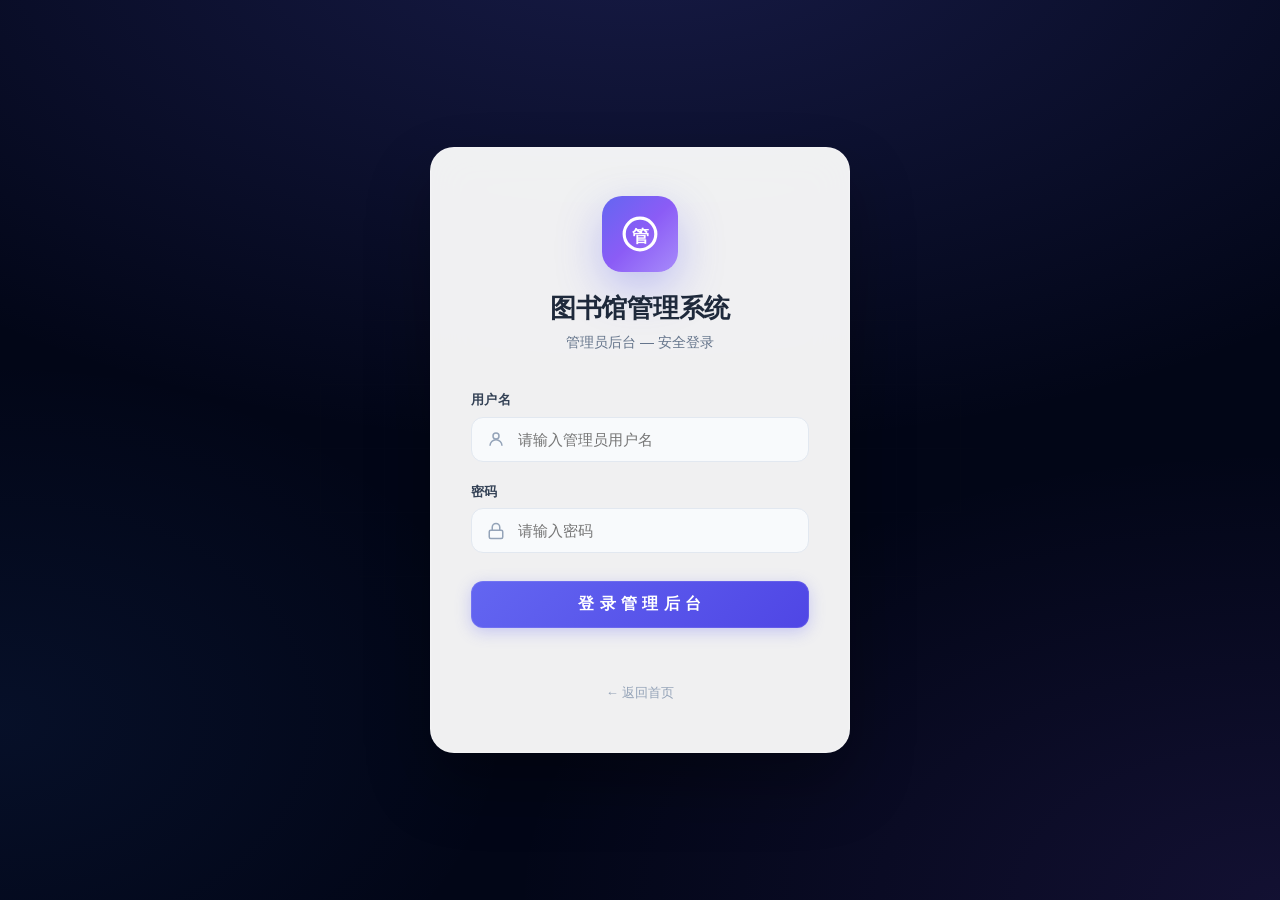
<file: templates/login.html>
<!DOCTYPE html>
<html lang="zh-CN">
<head>
<meta charset="UTF-8">
<meta name="viewport" content="width=device-width, initial-scale=1.0">
<meta name="theme-color" content="#0F172A">
<title>管理员登录 - 图书馆管理系统</title>
<link rel="stylesheet" href="/static/css/style.css">
<style>
    .login-page {
        min-height: 100vh;
        display: flex; align-items: center; justify-content: center;
        background: #020617;
        position: relative; overflow: hidden;
    }
    .login-bg {
        position: absolute; inset: 0;
        background:
            radial-gradient(ellipse 80% 60% at 50% -10%, rgba(99,102,241,0.22), transparent),
            radial-gradient(ellipse 60% 50% at 100% 100%, rgba(139,92,246,0.12), transparent),
            radial-gradient(ellipse 40% 40% at 0% 80%, rgba(59,130,246,0.08), transparent);
    }
    .login-bg-grid {
        position: absolute; inset: 0; opacity: 0.02;
        background-image: linear-gradient(rgba(255,255,255,0.3) 1px, transparent 1px),
                          linear-gradient(90deg, rgba(255,255,255,0.3) 1px, transparent 1px);
        background-size: 64px 64px;
        mask-image: radial-gradient(ellipse 60% 60% at 50% 50%, black, transparent);
    }
    .login-card {
        position: relative; z-index: 1;
        width: 420px; max-width: calc(100vw - 32px);
        background: rgba(255,255,255,0.94); backdrop-filter: blur(20px);
        -webkit-backdrop-filter: blur(20px);
        border: 1px solid rgba(255,255,255,0.2);
        border-radius: 24px;
        padding: 48px 40px;
        box-shadow: 0 32px 64px rgba(0,0,0,0.3), 0 0 0 1px rgba(255,255,255,0.05) inset;
    }
    .login-header { text-align: center; margin-bottom: 36px; }
    .login-logo {
        width: 76px; height: 76px;
        background: linear-gradient(135deg, #6366F1, #8B5CF6, #A78BFA);
        border-radius: 20px;
        display: flex; align-items: center; justify-content: center;
        margin: 0 auto 20px;
        box-shadow: 0 16px 44px rgba(99,102,241,0.35);
        animation: logoFloat 3s ease-in-out infinite;
    }
    @keyframes logoFloat { 0%,100%{transform:translateY(0)} 50%{transform:translateY(-5px)} }
    .login-logo svg { width: 38px; height: 38px; }
    .login-header h1 { font-size: 26px; font-weight: 800; color: #1E293B; margin-bottom: 6px; letter-spacing: -0.3px; }
    .login-header p { color: #64748B; font-size: 14px; font-weight: 500; }

    .form-group { margin-bottom: 20px; }
    .form-group label {
        display: block; font-size: 13px; font-weight: 600; color: #334155; margin-bottom: 6px; letter-spacing: 0.3px;
    }
    .input-wrapper { position: relative; }
    .input-icon {
        position: absolute; left: 16px; top: 50%; transform: translateY(-50%);
        color: #94A3B8; pointer-events: none; display: flex; z-index: 1;
    }
    .login-form input[type="text"],
    .login-form input[type="password"] {
        width: 100%; padding: 13px 16px 13px 46px;
        border: 1.5px solid #E2E8F0; border-radius: 12px;
        font-size: 15px; outline: none; background: #F8FAFC;
        transition: all 0.2s ease; font-family: inherit; color: #1E293B;
    }
    .login-form input:focus {
        border-color: #6366F1;
        box-shadow: 0 0 0 4px rgba(99,102,241,0.1);
        background: white;
    }
    .btn-login {
        width: 100%; padding: 13px;
        background: linear-gradient(135deg, #6366F1, #4F46E5);
        color: white; border: none; border-radius: 12px;
        font-size: 16px; font-weight: 700; cursor: pointer;
        transition: all 0.2s ease; margin-top: 8px;
        letter-spacing: 0.5px; position: relative; overflow: hidden;
        box-shadow: 0 4px 16px rgba(99,102,241,0.3), 0 0 0 1px rgba(255,255,255,0.1) inset;
        font-family: inherit;
    }
    .btn-login::after {
        content: '';
        position: absolute; inset: 0;
        background: linear-gradient(135deg, transparent 0%, rgba(255,255,255,0.1) 50%, transparent 100%);
        transform: translateX(-100%); transition: transform 0.5s ease;
    }
    .btn-login:hover::after { transform: translateX(100%); }
    .btn-login:hover {
        transform: translateY(-2px);
        box-shadow: 0 8px 28px rgba(99,102,241,0.45), 0 0 0 1px rgba(255,255,255,0.15) inset;
    }
    .btn-login:active { transform: translateY(0); }
    .login-error { color: #EF4444; font-size: 13px; text-align: center; margin-top: 12px; min-height: 20px; font-weight: 500; }
</style>
</head>
<body class="login-page">
<div class="login-bg"></div>
<div class="login-bg-grid"></div>
<div class="login-card">
    <div class="login-header">
        <div class="login-logo">
            <svg viewBox="0 0 24 24" fill="none"><circle cx="12" cy="12" r="10" stroke="white" stroke-width="2"/><text x="12" y="17" text-anchor="middle" font-size="11" fill="white" font-weight="bold">管</text></svg>
        </div>
        <h1>图书馆管理系统</h1>
        <p>管理员后台 — 安全登录</p>
    </div>
    <form class="login-form" id="loginForm" autocomplete="off">
        <div class="form-group">
            <label>用户名</label>
            <div class="input-wrapper">
                <span class="input-icon"><svg width="18" height="18" viewBox="0 0 24 24" fill="none" stroke="currentColor" stroke-width="2"><circle cx="12" cy="8" r="4"/><path d="M20 21a8 8 0 0 0-16 0"/></svg></span>
                <input type="text" name="username" placeholder="请输入管理员用户名" required autocomplete="off">
            </div>
        </div>
        <div class="form-group">
            <label>密码</label>
            <div class="input-wrapper">
                <span class="input-icon"><svg width="18" height="18" viewBox="0 0 24 24" fill="none" stroke="currentColor" stroke-width="2"><rect x="3" y="11" width="18" height="11" rx="2"/><path d="M7 11V7a5 5 0 0 1 10 0v4"/></svg></span>
                <input type="password" name="password" placeholder="请输入密码" required autocomplete="off">
            </div>
        </div>
        <button type="submit" class="btn-login">登 录 管 理 后 台</button>
        <div class="login-error" id="loginError"></div>
    </form>
    <div style="text-align:center; margin-top:20px;">
        <a href="/" style="font-size:13px; color:#94A3B8; text-decoration:none; transition:color 0.2s;">&#8592; 返回首页</a>
    </div>
</div>

<script>
document.getElementById('loginForm').addEventListener('submit', async function(e) {
    e.preventDefault();
    const err = document.getElementById('loginError');
    err.textContent = '';
    const username = this.username.value.trim();
    const password = this.password.value;
    if (!username || !password) { err.textContent = '请输入用户名和密码'; return; }
    try {
        const resp = await fetch('/api/login', {
            method: 'POST', headers: {'Content-Type': 'application/json'},
            body: JSON.stringify({username, password})
        });
        const data = await resp.json();
        if (data.success) window.location.href = data.redirect || '/dashboard';
        else err.textContent = data.message;
    } catch(_) { err.textContent = '网络错误，请稍后重试'; }
});
</script>
</body>
</html>
</file>
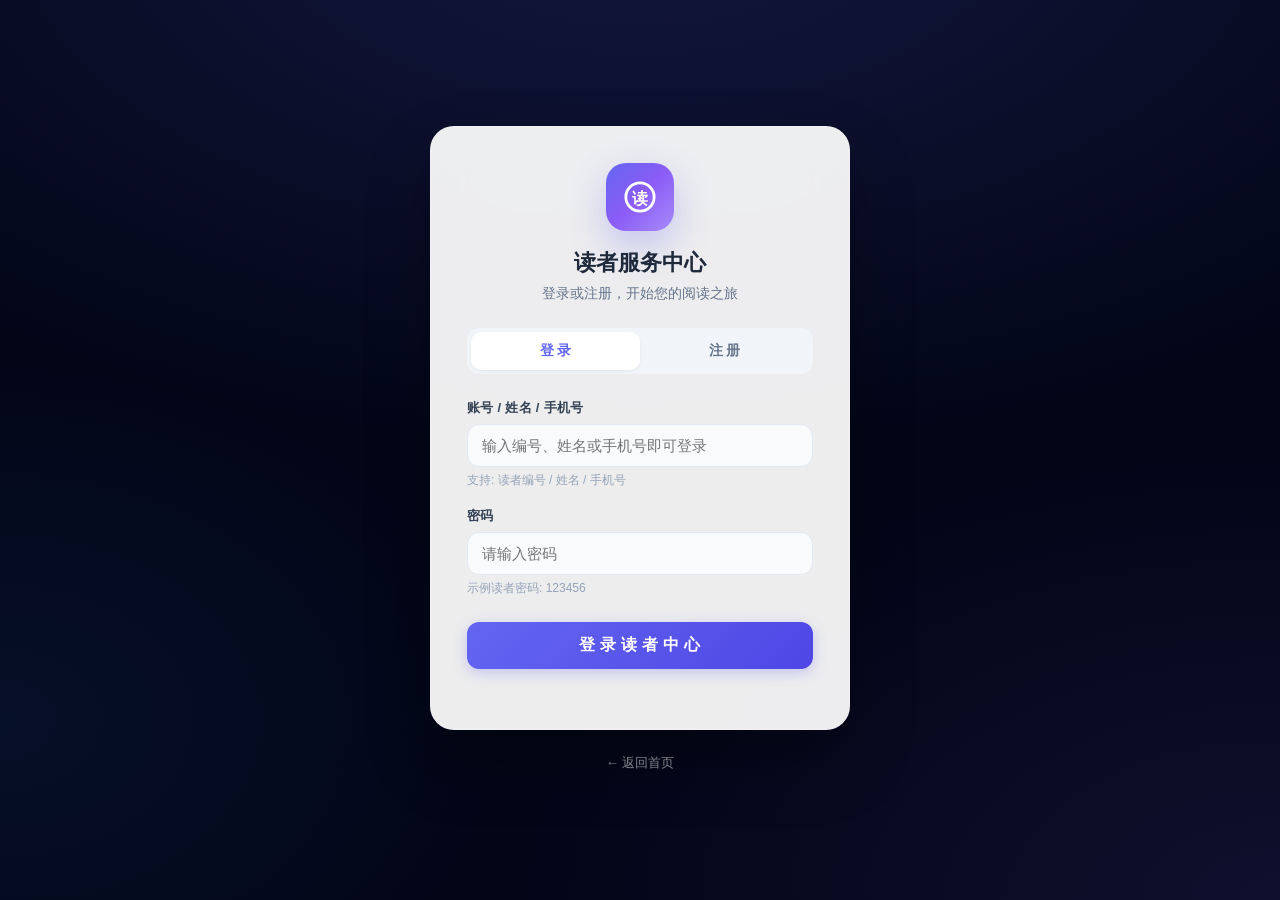
<file: templates/reader_login.html>
<!DOCTYPE html>
<html lang="zh-CN">
<head>
<meta charset="UTF-8">
<meta name="viewport" content="width=device-width, initial-scale=1.0">
<meta name="theme-color" content="#6366F1">
<title>读者中心 - 图书馆管理系统</title>
<link rel="stylesheet" href="/static/css/style.css">
<style>
    .reader-login-page {
        min-height: 100vh;
        display: flex; align-items: center; justify-content: center;
        background: #020617;
        position: relative; overflow: hidden;
    }
    .reader-login-bg {
        position: absolute; inset: 0;
        background:
            radial-gradient(ellipse 80% 60% at 50% -10%, rgba(99,102,241,0.18), transparent),
            radial-gradient(ellipse 60% 50% at 100% 100%, rgba(139,92,246,0.10), transparent),
            radial-gradient(ellipse 40% 40% at 0% 80%, rgba(59,130,246,0.08), transparent);
    }
    .reader-login-bg-grid {
        position: absolute; inset: 0; opacity: 0.018;
        background-image: linear-gradient(rgba(255,255,255,0.3) 1px, transparent 1px),
                          linear-gradient(90deg, rgba(255,255,255,0.3) 1px, transparent 1px);
        background-size: 60px 60px;
        mask-image: radial-gradient(ellipse 60% 60% at 50% 50%, black, transparent);
    }
    .reader-auth-container {
        position: relative; z-index: 1;
        width: 100%; max-width: 460px; padding: 20px;
    }
    .reader-auth-card {
        background: rgba(255,255,255,0.93); backdrop-filter: blur(24px);
        -webkit-backdrop-filter: blur(24px);
        border: 1px solid rgba(255,255,255,0.2);
        border-radius: 24px; overflow: hidden;
        box-shadow: 0 32px 64px rgba(0,0,0,0.3), 0 0 0 1px rgba(255,255,255,0.05) inset;
    }
    .auth-header {
        text-align: center; padding: 36px 36px 0;
    }
    .auth-logo {
        width: 68px; height: 68px; margin: 0 auto 18px;
        background: linear-gradient(135deg, #6366F1, #8B5CF6, #A78BFA);
        border-radius: 20px; display: flex; align-items: center; justify-content: center;
        box-shadow: 0 14px 36px rgba(99,102,241,0.3);
        animation: logoFloat 3s ease-in-out infinite;
    }
    @keyframes logoFloat { 0%,100%{transform:translateY(0)} 50%{transform:translateY(-5px)} }
    .auth-logo svg { width: 34px; height: 34px; }
    .auth-header h2 { font-size: 22px; font-weight: 800; color: #1E293B; margin-bottom: 4px; }
    .auth-header p { color: #64748B; font-size: 14px; }

    .auth-tabs {
        display: flex; gap: 0; margin: 24px 36px;
        background: #F1F5F9; border-radius: 12px; padding: 4px;
    }
    .auth-tab {
        flex: 1; padding: 10px 0; text-align: center; border: none; cursor: pointer;
        font-weight: 600; font-size: 14px; border-radius: 10px;
        transition: all 0.2s ease; background: transparent; color: #64748B;
        font-family: inherit;
    }
    .auth-tab.active { background: white; color: #6366F1; box-shadow: 0 1px 3px rgba(0,0,0,0.06); }

    .auth-body { padding: 0 36px 32px; }
    .auth-body .form-group { margin-bottom: 16px; }
    .auth-body label { display: block; font-size: 13px; font-weight: 600; color: #334155; margin-bottom: 5px; }
    .auth-body input[type="text"],
    .auth-body input[type="password"],
    .auth-body input[type="email"] {
        width: 100%; padding: 12px 14px; border: 1.5px solid #E2E8F0; border-radius: 12px;
        font-size: 15px; outline: none; background: #F8FAFC; transition: all 0.2s ease;
        font-family: inherit; color: #1E293B;
    }
    .auth-body input:focus {
        border-color: #6366F1; box-shadow: 0 0 0 4px rgba(99,102,241,0.08); background: white;
    }
    .auth-body .btn-auth {
        width: 100%; padding: 13px;
        background: linear-gradient(135deg, #6366F1, #4F46E5);
        color: white; border: none; border-radius: 12px;
        font-size: 16px; font-weight: 700; cursor: pointer;
        transition: all 0.2s ease; margin-top: 8px;
        box-shadow: 0 4px 14px rgba(99,102,241,0.3);
        font-family: inherit; letter-spacing: 0.3px;
    }
    .auth-body .btn-auth:hover {
        transform: translateY(-1px); box-shadow: 0 8px 24px rgba(99,102,241,0.45);
    }
    .auth-body .btn-auth:active { transform: translateY(0); }
    .auth-body .btn-auth:disabled { opacity: 0.6; cursor: not-allowed; transform: none; }
    .auth-body .btn-auth.register {
        background: linear-gradient(135deg, #10B981, #059669);
        box-shadow: 0 4px 14px rgba(16,185,129,0.3);
    }
    .auth-body .btn-auth.register:hover { box-shadow: 0 8px 24px rgba(16,185,129,0.45); }
    .auth-error { color: #EF4444; font-size: 13px; text-align: center; margin-top: 10px; min-height: 18px; font-weight: 500; }
    .auth-success { color: #10B981; font-size: 13px; text-align: center; margin-top: 10px; min-height: 18px; font-weight: 500; }
    .auth-hint { font-size: 12px; color: #94A3B8; margin-top: 4px; }

    .gender-options { display: flex; gap: 20px; padding-top: 4px; }
    .gender-options label { display: flex; align-items: center; gap: 6px; font-weight: 400; cursor: pointer; font-size: 14px; color: #475569; }
    .gender-options input[type="radio"] { width: auto; accent-color: #6366F1; }

    .back-link { text-align: center; margin-top: 20px; position: relative; z-index: 1; }
    .back-link a { color: rgba(255,255,255,0.5); font-size: 13px; text-decoration: none; transition: color 0.2s; }
    .back-link a:hover { color: rgba(255,255,255,0.85); }
</style>
</head>
<body class="reader-login-page">
<div class="reader-login-bg"></div>
<div class="reader-login-bg-grid"></div>
<div class="reader-auth-container">
    <div class="reader-auth-card">
        <div class="auth-header">
            <div class="auth-logo">
                <svg viewBox="0 0 24 24" fill="none"><circle cx="12" cy="12" r="10" stroke="white" stroke-width="2"/><text x="12" y="17" text-anchor="middle" font-size="11" fill="white" font-weight="bold">读</text></svg>
            </div>
            <h2>读者服务中心</h2>
            <p>登录或注册，开始您的阅读之旅</p>
        </div>
        <div class="auth-tabs">
            <button class="auth-tab active" id="tabLogin" onclick="switchTab('login')">登 录</button>
            <button class="auth-tab" id="tabRegister" onclick="switchTab('register')">注 册</button>
        </div>
        <div class="auth-body">
            <!-- 登录表单 -->
            <form id="formLogin" autocomplete="off">
                <div class="form-group">
                    <label>账号 / 姓名 / 手机号</label>
                    <input type="text" name="reader_no" placeholder="输入编号、姓名或手机号即可登录" required>
                    <div class="auth-hint">支持: 读者编号 / 姓名 / 手机号</div>
                </div>
                <div class="form-group">
                    <label>密码</label>
                    <input type="password" name="password" placeholder="请输入密码" required>
                    <div class="auth-hint">示例读者密码: 123456</div>
                </div>
                <button type="submit" class="btn-auth">登 录 读 者 中 心</button>
                <div class="auth-error" id="loginError"></div>
            </form>

            <!-- 注册表单 -->
            <form id="formRegister" style="display:none;" autocomplete="off">
                <div class="form-group">
                    <label>姓名 *</label>
                    <input type="text" name="name" placeholder="请输入您的真实姓名" required>
                </div>
                <div class="form-group">
                    <label>性别</label>
                    <div class="gender-options">
                        <label><input type="radio" name="gender" value="男"> 男</label>
                        <label><input type="radio" name="gender" value="女"> 女</label>
                        <label><input type="radio" name="gender" value="其他" checked> 其他</label>
                    </div>
                </div>
                <div class="form-group">
                    <label>手机号</label>
                    <input type="text" name="phone" placeholder="请输入手机号（可选）">
                </div>
                <div class="form-group">
                    <label>邮箱</label>
                    <input type="email" name="email" placeholder="请输入邮箱（可选）">
                </div>
                <div class="form-group">
                    <label>密码 *</label>
                    <input type="password" name="password" placeholder="设置登录密码（至少4位）" required minlength="4">
                </div>
                <button type="submit" class="btn-auth register">注 册 新 账 户</button>
                <div class="auth-error" id="registerError"></div>
                <div class="auth-success" id="registerSuccess"></div>
            </form>
        </div>
    </div>
    <div class="back-link"><a href="/">&#8592; 返回首页</a></div>
</div>

<script>
function switchTab(tab) {
    document.getElementById('tabLogin').classList.toggle('active', tab === 'login');
    document.getElementById('tabRegister').classList.toggle('active', tab === 'register');
    document.getElementById('formLogin').style.display = tab === 'login' ? '' : 'none';
    document.getElementById('formRegister').style.display = tab === 'register' ? '' : 'none';
    document.getElementById('loginError').textContent = '';
    document.getElementById('registerError').textContent = '';
    document.getElementById('registerSuccess').textContent = '';
}

document.getElementById('formLogin').addEventListener('submit', async function(e) {
    e.preventDefault();
    document.getElementById('loginError').textContent = '';
    const reader_no = this.reader_no.value.trim();
    const password = this.password.value;
    if (!reader_no || !password) { document.getElementById('loginError').textContent = '请输入账号和密码'; return; }
    try {
        const resp = await fetch('/api/reader/login', {
            method: 'POST', headers: {'Content-Type': 'application/json'},
            body: JSON.stringify({reader_no, password})
        });
        const data = await resp.json();
        if (data.success) window.location.href = '/reader/dashboard';
        else document.getElementById('loginError').textContent = data.message;
    } catch (err) { document.getElementById('loginError').textContent = '网络错误'; }
});

document.getElementById('formRegister').addEventListener('submit', async function(e) {
    e.preventDefault();
    document.getElementById('registerError').textContent = '';
    document.getElementById('registerSuccess').textContent = '';
    const body = {
        name: this.name.value.trim(),
        gender: this.gender.value,
        phone: this.phone.value.trim(),
        email: this.email.value.trim(),
        password: this.password.value,
    };
    if (!body.name || body.name.length < 2) { document.getElementById('registerError').textContent = '姓名至少2个字符'; return; }
    if (!body.password || body.password.length < 4) { document.getElementById('registerError').textContent = '密码至少4位'; return; }
    try {
        const resp = await fetch('/api/reader/register', {
            method: 'POST', headers: {'Content-Type': 'application/json'},
            body: JSON.stringify(body)
        });
        const data = await resp.json();
        if (data.success) {
            document.getElementById('registerSuccess').textContent = data.message;
            setTimeout(() => window.location.href = '/reader/dashboard', 1500);
        } else {
            document.getElementById('registerError').textContent = data.message;
        }
    } catch (err) { document.getElementById('registerError').textContent = '网络错误'; }
});
</script>
</body>
</html>
</file>
<file: static/css/style.css>
/* ============================================================
   图书馆管理系统 - Global Design System v2.0
   Modern, elegant, accessible — with dark mode & glassmorphism
   ============================================================ */

/* ---------- CSS Variables ---------- */
:root {
    /* Brand */
    --primary: #6366F1;
    --primary-400: #818CF8;
    --primary-500: #6366F1;
    --primary-600: #4F46E5;
    --primary-700: #4338CA;
    --primary-50: #EEF2FF;
    --primary-100: #E0E7FF;

    /* Semantic */
    --success: #10B981;
    --success-600: #059669;
    --success-50: #ECFDF5;
    --warning: #F59E0B;
    --warning-600: #D97706;
    --warning-50: #FFFBEB;
    --danger: #EF4444;
    --danger-600: #DC2626;
    --danger-50: #FEF2F2;
    --info: #3B82F6;
    --info-50: #EFF6FF;

    /* Neutrals */
    --gray-50: #F8FAFC;
    --gray-100: #F1F5F9;
    --gray-200: #E2E8F0;
    --gray-300: #CBD5E1;
    --gray-400: #94A3B8;
    --gray-500: #64748B;
    --gray-600: #475569;
    --gray-700: #334155;
    --gray-800: #1E293B;
    --gray-900: #0F172A;
    --gray-950: #020617;

    /* Surfaces */
    --surface: #FFFFFF;
    --surface-secondary: var(--gray-50);
    --surface-elevated: #FFFFFF;

    /* Shadows — softer, layered */
    --shadow-xs: 0 1px 2px rgba(0,0,0,0.03);
    --shadow-sm: 0 1px 3px rgba(0,0,0,0.04), 0 1px 2px rgba(0,0,0,0.03);
    --shadow-md: 0 4px 6px rgba(0,0,0,0.04), 0 2px 4px rgba(0,0,0,0.03);
    --shadow-lg: 0 10px 15px rgba(0,0,0,0.05), 0 4px 6px rgba(0,0,0,0.03);
    --shadow-xl: 0 20px 25px rgba(0,0,0,0.06), 0 8px 10px rgba(0,0,0,0.03);
    --shadow-2xl: 0 25px 50px rgba(0,0,0,0.10);

    /* Radii */
    --radius-xs: 6px;
    --radius-sm: 8px;
    --radius: 12px;
    --radius-lg: 16px;
    --radius-xl: 20px;
    --radius-2xl: 24px;

    /* Text */
    --text: #1E293B;
    --text-secondary: #64748B;
    --text-muted: #94A3B8;
    --text-inverse: #FFFFFF;
    --border: #E2E8F0;

    /* Layout */
    --sidebar-w: 272px;
    --header-h: 64px;

    /* Typography */
    --font: -apple-system, BlinkMacSystemFont, "Segoe UI", "PingFang SC",
        "Hiragino Sans GB", "Microsoft YaHei", "Helvetica Neue", sans-serif;
    --font-mono: "SF Mono", "Fira Code", "Cascadia Code", "Consolas", monospace;

    /* Transitions */
    --transition-fast: 0.15s cubic-bezier(0.4, 0, 0.2, 1);
    --transition: 0.25s cubic-bezier(0.4, 0, 0.2, 1);
    --transition-slow: 0.4s cubic-bezier(0.4, 0, 0.2, 1);

    /* Glass */
    --glass-bg: rgba(255,255,255,0.72);
    --glass-border: rgba(255,255,255,0.3);
    --glass-blur: 16px;
}

/* ---------- Dark Mode ---------- */
[data-theme="dark"] {
    --surface: #0F172A;
    --surface-secondary: #1E293B;
    --surface-elevated: #1E293B;
    --border: #334155;
    --text: #F1F5F9;
    --text-secondary: #94A3B8;
    --text-muted: #64748B;
    --gray-50: #1E293B;
    --gray-100: #1E293B;
    --gray-200: #334155;
    --gray-300: #475569;
    --gray-400: #64748B;
    --gray-500: #94A3B8;
    --gray-600: #CBD5E1;
    --gray-700: #E2E8F0;
    --gray-800: #F1F5F9;
    --gray-900: #F8FAFC;
    --gray-950: #FFFFFF;
    --shadow-sm: 0 1px 3px rgba(0,0,0,0.2);
    --shadow-md: 0 4px 6px rgba(0,0,0,0.25);
    --shadow-lg: 0 10px 15px rgba(0,0,0,0.3);
    --shadow-xl: 0 20px 25px rgba(0,0,0,0.35);
    --shadow-2xl: 0 25px 50px rgba(0,0,0,0.45);
    --glass-bg: rgba(15,23,42,0.8);
    --glass-border: rgba(51,65,85,0.5);
    --primary-50: rgba(99,102,241,0.15);
    --danger-50: rgba(239,68,68,0.15);
    --success-50: rgba(16,185,129,0.15);
    --warning-50: rgba(245,158,11,0.15);
    --info-50: rgba(59,130,246,0.15);
}

/* ---------- Reset ---------- */
*, *::before, *::after { margin: 0; padding: 0; box-sizing: border-box; }
html { font-size: 15px; -webkit-font-smoothing: antialiased; -moz-osx-font-smoothing: grayscale; scroll-behavior: smooth; }
body {
    font-family: var(--font);
    background: var(--gray-100);
    color: var(--text);
    line-height: 1.6;
    min-height: 100vh;
    transition: background var(--transition), color var(--transition);
}

/* ---------- Typography ---------- */
h1, h2, h3, h4 { line-height: 1.3; color: var(--gray-800); }
a { color: var(--primary); text-decoration: none; transition: color var(--transition-fast); }
a:hover { color: var(--primary-600); }

::selection { background: var(--primary-100); color: var(--primary-700); }
:focus-visible { outline: 2px solid var(--primary); outline-offset: 2px; border-radius: 4px; }

/* ---------- Scrollbar ---------- */
::-webkit-scrollbar { width: 6px; height: 6px; }
::-webkit-scrollbar-track { background: transparent; }
::-webkit-scrollbar-thumb { background: var(--gray-300); border-radius: 20px; }
::-webkit-scrollbar-thumb:hover { background: var(--gray-400); }

/* ============================================================
   HOME PAGE
   ============================================================ */
.home-page {
    min-height: 100vh;
    background: var(--gray-950);
    display: flex; flex-direction: column; align-items: center; justify-content: center;
    position: relative; overflow: hidden;
}
.home-page::before {
    content: '';
    position: absolute; inset: 0;
    background:
        radial-gradient(ellipse 80% 50% at 20% 0%, rgba(99,102,241,0.20), transparent 50%),
        radial-gradient(ellipse 60% 40% at 80% 100%, rgba(139,92,246,0.15), transparent 50%),
        radial-gradient(ellipse 50% 50% at 50% 50%, rgba(59,130,246,0.08), transparent 50%);
    animation: bgPulse 8s ease-in-out infinite alternate;
}
@keyframes bgPulse {
    0% { opacity: 0.8; }
    100% { opacity: 1.2; }
}
.home-page::after {
    content: '';
    position: absolute; inset: 0; opacity: 0.025;
    background-image:
        linear-gradient(var(--gray-400) 1px, transparent 1px),
        linear-gradient(90deg, var(--gray-400) 1px, transparent 1px);
    background-size: 72px 72px;
    mask-image: radial-gradient(ellipse 80% 80% at 50% 50%, black, transparent);
}
.home-container { position: relative; z-index: 1; text-align: center; max-width: 640px; padding: 24px; }
.home-logo {
    width: 96px; height: 96px; margin: 0 auto 28px;
    background: linear-gradient(135deg, #6366F1, #8B5CF6, #A78BFA);
    border-radius: var(--radius-2xl); display: flex; align-items: center; justify-content: center;
    box-shadow: 0 24px 60px rgba(99,102,241,0.35), 0 0 0 1px rgba(255,255,255,0.1) inset;
    animation: logoFloat 3s ease-in-out infinite;
}
@keyframes logoFloat {
    0%, 100% { transform: translateY(0); }
    50% { transform: translateY(-6px); }
}
.home-logo svg { width: 50px; height: 50px; }
.home-container h1 {
    color: white; font-size: 44px; font-weight: 800; margin-bottom: 8px;
    letter-spacing: -0.5px; line-height: 1.2;
    background: linear-gradient(135deg, #FFFFFF 0%, #A5B4FC 100%);
    -webkit-background-clip: text; -webkit-text-fill-color: transparent;
    background-clip: text;
}
.home-container .subtitle {
    color: rgba(255,255,255,0.6); font-size: 18px; margin-bottom: 52px; font-weight: 500;
    letter-spacing: 0.5px;
}
.home-cards { display: grid; grid-template-columns: 1fr 1fr; gap: 20px; }
.home-card {
    background: rgba(255,255,255,0.06); backdrop-filter: blur(20px);
    border: 1px solid rgba(255,255,255,0.08); border-radius: var(--radius-xl);
    padding: 40px 28px; text-decoration: none; transition: all var(--transition);
    display: flex; flex-direction: column; align-items: center; gap: 14px;
    position: relative; overflow: hidden;
}
.home-card::before {
    content: '';
    position: absolute; inset: 0; border-radius: inherit;
    background: linear-gradient(135deg, transparent 0%, rgba(99,102,241,0.08) 100%);
    opacity: 0; transition: opacity var(--transition);
}
.home-card:hover {
    transform: translateY(-4px);
    border-color: rgba(99,102,241,0.3);
    box-shadow: 0 20px 50px rgba(0,0,0,0.3), 0 0 0 1px rgba(99,102,241,0.1) inset;
}
.home-card:hover::before { opacity: 1; }
.home-card .card-icon {
    width: 60px; height: 60px; border-radius: var(--radius-lg);
    display: flex; align-items: center; justify-content: center; position: relative; z-index: 1;
    transition: transform var(--transition);
}
.home-card:hover .card-icon { transform: scale(1.05); }
.home-card .card-icon.admin {
    background: linear-gradient(135deg, #1E293B, #334155);
    box-shadow: 0 8px 24px rgba(0,0,0,0.3);
}
.home-card .card-icon.reader {
    background: linear-gradient(135deg, #6366F1, #8B5CF6);
    box-shadow: 0 8px 24px rgba(99,102,241,0.3);
}
.home-card .card-icon svg { width: 30px; height: 30px; position: relative; z-index: 1; }
.home-card .card-icon.admin svg { color: #818CF8; }
.home-card .card-icon.reader svg { color: white; }
.home-card h3 { font-size: 19px; color: white; margin: 0; position: relative; z-index: 1; font-weight: 700; }
.home-card p { font-size: 14px; color: rgba(255,255,255,0.55); margin: 0; position: relative; z-index: 1; }
.home-footer {
    position: relative; z-index: 1; margin-top: 56px;
    color: rgba(255,255,255,0.35); font-size: 13px; letter-spacing: 1px;
    display: flex; align-items: center; gap: 8px;
}
.home-footer::before, .home-footer::after {
    content: ''; width: 24px; height: 1px;
    background: linear-gradient(90deg, transparent, rgba(255,255,255,0.2), transparent);
}

/* ============================================================
   LOGIN & READER LOGIN PAGES
   ============================================================ */
.login-page, .reader-login-page {
    min-height: 100vh;
    display: flex; align-items: center; justify-content: center;
    background: var(--gray-950);
    position: relative; overflow: hidden;
}
.login-bg, .reader-login-bg {
    position: absolute; inset: 0;
    background:
        radial-gradient(ellipse 80% 60% at 50% -20%, rgba(99,102,241,0.22), transparent),
        radial-gradient(ellipse 60% 50% at 100% 100%, rgba(139,92,246,0.12), transparent),
        radial-gradient(ellipse 40% 40% at 0% 80%, rgba(59,130,246,0.10), transparent);
}
.login-bg-grid, .reader-login-bg-grid {
    position: absolute; inset: 0; opacity: 0.025;
    background-image: linear-gradient(var(--gray-400) 1px, transparent 1px),
                      linear-gradient(90deg, var(--gray-400) 1px, transparent 1px);
    background-size: 64px 64px;
    mask-image: radial-gradient(ellipse 60% 60% at 50% 50%, black, transparent);
}
.login-card {
    position: relative; z-index: 1;
    width: 440px; max-width: calc(100vw - 32px);
    background: var(--glass-bg); backdrop-filter: blur(var(--glass-blur));
    -webkit-backdrop-filter: blur(var(--glass-blur));
    border: 1px solid var(--glass-border);
    border-radius: var(--radius-2xl);
    padding: 48px 40px;
    box-shadow: var(--shadow-2xl), 0 0 0 1px rgba(255,255,255,0.05) inset;
    transition: all var(--transition);
}
.login-header { text-align: center; margin-bottom: 36px; }
.login-logo {
    width: 72px; height: 72px;
    background: linear-gradient(135deg, #6366F1, #8B5CF6, #A78BFA);
    border-radius: var(--radius-xl);
    display: flex; align-items: center; justify-content: center;
    margin: 0 auto 20px;
    box-shadow: 0 16px 40px rgba(99,102,241,0.3);
    animation: logoFloat 3s ease-in-out infinite;
}
.login-logo svg { width: 36px; height: 36px; }
.login-header h1 { font-size: 26px; font-weight: 800; color: var(--gray-800); margin-bottom: 6px; letter-spacing: -0.5px; }
.login-header p { color: var(--gray-500); font-size: 14px; font-weight: 500; }

.form-group { margin-bottom: 20px; }
.form-group label {
    display: block; font-size: 13px; font-weight: 600; color: var(--gray-700); margin-bottom: 6px; letter-spacing: 0.3px;
}
.input-wrapper { position: relative; }
.input-icon {
    position: absolute; left: 16px; top: 50%; transform: translateY(-50%);
    color: var(--gray-400); pointer-events: none; display: flex; z-index: 1;
}
.login-form input[type="text"],
.login-form input[type="password"],
.reader-login-form input[type="text"],
.reader-login-form input[type="password"] {
    width: 100%; padding: 13px 16px 13px 46px;
    border: 1.5px solid var(--gray-200); border-radius: var(--radius);
    font-size: 15px; outline: none; background: var(--surface);
    transition: all var(--transition); font-family: var(--font); color: var(--text);
}
.login-form input:focus,
.reader-login-form input:focus {
    border-color: var(--primary);
    box-shadow: 0 0 0 4px var(--primary-50);
    background: var(--surface);
}
.btn-login {
    width: 100%; padding: 13px;
    background: linear-gradient(135deg, #6366F1, #4F46E5);
    color: white; border: none; border-radius: var(--radius);
    font-size: 16px; font-weight: 700; cursor: pointer;
    transition: all var(--transition); margin-top: 8px;
    letter-spacing: 0.5px; position: relative; overflow: hidden;
    box-shadow: 0 4px 16px rgba(99,102,241,0.3), 0 0 0 1px rgba(255,255,255,0.1) inset;
    font-family: var(--font);
}
.btn-login::after {
    content: '';
    position: absolute; inset: 0;
    background: linear-gradient(135deg, transparent 0%, rgba(255,255,255,0.1) 50%, transparent 100%);
    transform: translateX(-100%); transition: transform 0.5s ease;
}
.btn-login:hover::after { transform: translateX(100%); }
.btn-login:hover {
    transform: translateY(-2px);
    box-shadow: 0 8px 28px rgba(99,102,241,0.45), 0 0 0 1px rgba(255,255,255,0.15) inset;
}
.btn-login:active { transform: translateY(0); }
.btn-login:disabled { opacity: 0.6; cursor: not-allowed; transform: none; }
.login-error, .reader-error { color: var(--danger); font-size: 13px; text-align: center; margin-top: 12px; min-height: 20px; font-weight: 500; }

/* Tabs for reader login/register */
.reader-tabs {
    display: flex; gap: 0; margin-bottom: 28px;
    background: var(--gray-100); border-radius: var(--radius);
    padding: 4px;
}
.reader-tab {
    flex: 1; padding: 10px 0; text-align: center; border: none; cursor: pointer;
    font-weight: 600; font-size: 14px; border-radius: calc(var(--radius) - 4px);
    transition: all var(--transition-fast);
    background: transparent; color: var(--gray-500);
    font-family: var(--font);
}
.reader-tab.active {
    background: var(--surface); color: var(--primary);
    box-shadow: var(--shadow-sm);
}

/* ============================================================
   ADMIN LAYOUT
   ============================================================ */
.admin-layout { display: flex; min-height: 100vh; }

/* Sidebar */
.sidebar {
    width: var(--sidebar-w);
    background: linear-gradient(180deg, #0B1121 0%, #111827 40%, #1E293B 100%);
    color: white; position: fixed; top: 0; left: 0; bottom: 0; z-index: 100;
    display: flex; flex-direction: column; transition: transform var(--transition);
    border-right: 1px solid rgba(255,255,255,0.04);
}
.sidebar::before {
    content: '';
    position: absolute; top: 0; left: 0; right: 0; height: 200px;
    background: radial-gradient(ellipse 100% 100% at 50% 0%, rgba(99,102,241,0.08), transparent);
    pointer-events: none;
}
.sidebar-brand {
    padding: 24px 22px; display: flex; align-items: center; gap: 14px;
    border-bottom: 1px solid rgba(255,255,255,0.04);
    position: relative;
}
.sidebar-brand .brand-icon {
    width: 44px; height: 44px;
    background: linear-gradient(135deg, #6366F1, #8B5CF6, #A78BFA);
    border-radius: var(--radius); display: flex; align-items: center; justify-content: center;
    flex-shrink: 0;
    box-shadow: 0 4px 16px rgba(99,102,241,0.3);
}
.sidebar-brand .brand-icon svg { width: 24px; height: 24px; }
.sidebar-brand .brand-text h2 { font-size: 16px; font-weight: 700; color: white; letter-spacing: 0.3px; }
.sidebar-brand .brand-text span { font-size: 11px; color: var(--gray-400); letter-spacing: 0.8px; text-transform: uppercase; }
.sidebar-nav { flex: 1; padding: 20px 14px; overflow-y: auto; position: relative; }
.sidebar-nav .nav-label {
    font-size: 10px; text-transform: uppercase; letter-spacing: 2.5px;
    color: var(--gray-500); padding: 8px 14px; margin: 8px 0 4px; font-weight: 700;
}
.sidebar-nav a {
    display: flex; align-items: center; gap: 12px; padding: 11px 14px;
    color: var(--gray-300); text-decoration: none; border-radius: var(--radius-sm);
    margin-bottom: 2px; transition: all var(--transition-fast); font-size: 14px; font-weight: 500;
    position: relative;
}
.sidebar-nav a:hover { background: rgba(255,255,255,0.04); color: white; }
.sidebar-nav a.active {
    background: rgba(99,102,241,0.18) !important; color: white !important;
    box-shadow: inset 3px 0 0 var(--primary);
    font-weight: 600;
}
.sidebar-nav a svg { width: 20px; height: 20px; flex-shrink: 0; opacity: 0.6; transition: opacity var(--transition-fast); }
.sidebar-nav a.active svg { opacity: 1; }
.sidebar-nav a:hover svg { opacity: 0.85; }

.sidebar-footer {
    padding: 18px 20px; border-top: 1px solid rgba(255,255,255,0.04);
    position: relative;
}
.sidebar-footer .user-row { display: flex; align-items: center; gap: 10px; margin-bottom: 14px; }
.sidebar-footer .user-avatar {
    width: 40px; height: 40px; border-radius: 50%;
    background: linear-gradient(135deg, #6366F1, #8B5CF6);
    display: flex; align-items: center; justify-content: center;
    font-weight: 700; font-size: 15px; flex-shrink: 0; color: white;
    box-shadow: 0 2px 8px rgba(99,102,241,0.3);
}
.sidebar-footer .user-name { font-size: 14px; font-weight: 600; color: white; }
.sidebar-footer .user-role { font-size: 11px; color: var(--gray-400); }
.btn-logout {
    display: flex; align-items: center; justify-content: center; gap: 8px;
    width: 100%; padding: 9px;
    background: rgba(255,255,255,0.03);
    color: var(--gray-300); border: 1px solid rgba(255,255,255,0.06);
    border-radius: var(--radius-sm); cursor: pointer;
    font-size: 13px; font-weight: 500; transition: all var(--transition-fast);
    font-family: var(--font);
}
.btn-logout:hover { background: rgba(239,68,68,0.12); color: #FCA5A5; border-color: rgba(239,68,68,0.2); }

/* Theme toggle in sidebar */
.theme-toggle {
    display: flex; align-items: center; justify-content: center; gap: 6px;
    width: 100%; padding: 8px; margin-bottom: 12px;
    background: rgba(255,255,255,0.03); color: var(--gray-400);
    border: 1px solid rgba(255,255,255,0.06); border-radius: var(--radius-sm);
    cursor: pointer; font-size: 12px; font-weight: 500; transition: all var(--transition-fast);
    font-family: var(--font);
}
.theme-toggle:hover { background: rgba(255,255,255,0.06); color: white; }
.theme-toggle svg { width: 14px; height: 14px; }

/* Main Content */
.main-content { margin-left: var(--sidebar-w); flex: 1; min-height: 100vh; background: var(--gray-100); transition: background var(--transition); }
.top-header {
    height: var(--header-h); background: var(--glass-bg); backdrop-filter: blur(12px);
    -webkit-backdrop-filter: blur(12px);
    padding: 0 32px; border-bottom: 1px solid var(--border);
    display: flex; align-items: center; justify-content: space-between;
    position: sticky; top: 0; z-index: 50;
}
.top-header .page-title { font-size: 18px; font-weight: 700; color: var(--gray-800); }
.top-header .header-actions { display: flex; align-items: center; gap: 16px; font-size: 13px; color: var(--gray-500); }
.top-header .menu-toggle {
    display: none; background: none; border: none; cursor: pointer; padding: 8px;
    color: var(--gray-700); border-radius: var(--radius-sm); transition: all var(--transition-fast);
}
.top-header .menu-toggle:hover { background: var(--gray-100); }
.content { padding: 28px 32px; }

/* ============================================================
   COMPONENTS
   ============================================================ */

/* Buttons */
.btn {
    display: inline-flex; align-items: center; gap: 7px;
    padding: 9px 18px; border: none; border-radius: var(--radius-sm);
    font-size: 14px; font-weight: 600; cursor: pointer;
    transition: all var(--transition-fast); white-space: nowrap;
    font-family: var(--font); letter-spacing: 0.2px; line-height: 1.4;
    position: relative; overflow: hidden;
}
.btn::after {
    content: '';
    position: absolute; inset: 0; border-radius: inherit;
    background: linear-gradient(135deg, transparent 0%, rgba(255,255,255,0.08) 50%, transparent 100%);
    transform: translateX(-100%); transition: transform 0.4s ease;
}
.btn:hover::after { transform: translateX(100%); }
.btn-sm { padding: 7px 14px; font-size: 13px; border-radius: 7px; }
.btn-xs { padding: 4px 10px; font-size: 12px; border-radius: 6px; }
.btn-primary { background: var(--primary); color: white; box-shadow: 0 2px 8px rgba(99,102,241,0.25); }
.btn-primary:hover { background: var(--primary-600); box-shadow: 0 4px 18px rgba(99,102,241,0.4); transform: translateY(-1px); }
.btn-primary:active { transform: translateY(0); }
.btn-success { background: var(--success); color: white; box-shadow: 0 2px 8px rgba(16,185,129,0.25); }
.btn-success:hover { background: var(--success-600); box-shadow: 0 4px 18px rgba(16,185,129,0.4); transform: translateY(-1px); }
.btn-danger { background: var(--danger); color: white; }
.btn-danger:hover { background: var(--danger-600); box-shadow: 0 4px 14px rgba(239,68,68,0.35); }
.btn-warning { background: var(--warning); color: white; }
.btn-warning:hover { background: var(--warning-600); box-shadow: 0 4px 14px rgba(245,158,11,0.35); }
.btn-outline {
    background: var(--surface); color: var(--gray-700); border: 1.5px solid var(--gray-300);
}
.btn-outline:hover { border-color: var(--primary); color: var(--primary); background: var(--primary-50); }
.btn-ghost { background: transparent; color: var(--gray-500); }
.btn-ghost:hover { background: var(--gray-100); color: var(--gray-700); }

/* Cards */
.card {
    background: var(--surface); border-radius: var(--radius-lg);
    box-shadow: var(--shadow-sm); border: 1px solid var(--border);
    transition: all var(--transition);
}
.card:hover { box-shadow: var(--shadow-md); transform: translateY(-1px); }

/* Panel */
.panel {
    background: var(--surface); border-radius: var(--radius-xl);
    box-shadow: var(--shadow-sm); margin-bottom: 24px;
    border: 1px solid var(--border); overflow: hidden;
    transition: box-shadow var(--transition);
}
.panel:hover { box-shadow: var(--shadow-md); }
.panel-header {
    padding: 18px 24px; border-bottom: 1px solid var(--border);
    display: flex; align-items: center; justify-content: space-between;
    background: var(--surface-secondary);
}
.panel-title { font-size: 16px; font-weight: 700; color: var(--gray-800); letter-spacing: -0.2px; }
.panel-body { padding: 0; }

/* ============================================================
   DASHBOARD STATS
   ============================================================ */
.stats-grid { display: grid; grid-template-columns: repeat(4, 1fr); gap: 20px; margin-bottom: 28px; }
.stat-card {
    background: var(--surface); border-radius: var(--radius-xl); padding: 24px;
    box-shadow: var(--shadow-sm); border: 1px solid var(--border);
    display: flex; align-items: center; gap: 18px;
    transition: all var(--transition); position: relative; overflow: hidden; cursor: default;
}
.stat-card::before {
    content: '';
    position: absolute; top: -30px; right: -30px; width: 100px; height: 100px;
    border-radius: 50%; opacity: 0.05; transition: all var(--transition-slow);
}
.stat-card:hover { box-shadow: var(--shadow-lg); transform: translateY(-3px); }
.stat-card:hover::before { transform: scale(1.4); opacity: 0.08; }
.stat-card.books::before { background: var(--info); }
.stat-card.readers::before { background: var(--success); }
.stat-card.borrowing::before { background: var(--warning); }
.stat-card.overdue::before { background: var(--danger); }
.stat-icon {
    width: 56px; height: 56px; border-radius: var(--radius-lg); display: flex;
    align-items: center; justify-content: center; flex-shrink: 0; position: relative; z-index: 1;
    transition: transform var(--transition);
}
.stat-card:hover .stat-icon { transform: scale(1.06); }
.stat-icon.books { background: var(--info-50); color: var(--info); }
.stat-icon.readers { background: var(--success-50); color: var(--success); }
.stat-icon.borrowing { background: var(--warning-50); color: var(--warning); }
.stat-icon.overdue { background: var(--danger-50); color: var(--danger); }
.stat-icon svg { width: 28px; height: 28px; }
.stat-info { position: relative; z-index: 1; }
.stat-value {
    font-size: 36px; font-weight: 800; line-height: 1; margin-bottom: 4px;
    letter-spacing: -1.5px; color: var(--gray-800);
    font-feature-settings: "tnum"; font-variant-numeric: tabular-nums;
}
.stat-label { font-size: 13px; color: var(--gray-500); font-weight: 600; }

/* ============================================================
   TABLES
   ============================================================ */
.data-table { width: 100%; border-collapse: collapse; }
.data-table thead th {
    padding: 12px 16px; text-align: left; font-size: 11px; font-weight: 700;
    text-transform: uppercase; letter-spacing: 0.8px; color: var(--gray-500);
    background: var(--surface-secondary); border-bottom: 2px solid var(--gray-200);
    white-space: nowrap; position: sticky; top: 0;
}
.data-table tbody td {
    padding: 13px 16px; border-bottom: 1px solid var(--border);
    font-size: 14px; vertical-align: middle; color: var(--text);
}
.data-table tbody tr {
    transition: all var(--transition-fast);
}
.data-table tbody tr:hover { background: var(--primary-50); }
.data-table .text-mono {
    font-family: var(--font-mono); font-size: 12px; background: var(--gray-100);
    padding: 3px 8px; border-radius: 5px; color: var(--gray-700);
}
.data-table .actions { display: flex; gap: 6px; }

/* Status Badges */
.badge {
    display: inline-flex; align-items: center; gap: 5px;
    padding: 4px 12px; border-radius: 20px; font-size: 12px; font-weight: 600;
    letter-spacing: 0.2px; white-space: nowrap; transition: all var(--transition-fast);
}
.badge::before { content: ''; width: 6px; height: 6px; border-radius: 50%; flex-shrink: 0; }
.badge-borrowed { background: #DBEAFE; color: #1D4ED8; }
.badge-borrowed::before { background: #3B82F6; }
.badge-returned { background: #D1FAE5; color: #047857; }
.badge-returned::before { background: #10B981; }
.badge-overdue { background: #FEE2E2; color: #B91C1C; }
.badge-overdue::before { background: #EF4444; animation: pulse 2s ease-in-out infinite; }
.badge-add { background: #D1FAE5; color: #047857; }
.badge-add::before { background: #10B981; }
.badge-edit { background: #DBEAFE; color: #1D4ED8; }
.badge-edit::before { background: #3B82F6; }
.badge-delete { background: #FEE2E2; color: #B91C1C; }
.badge-delete::before { background: #EF4444; }
.badge-default { background: var(--gray-100); color: var(--gray-600); }
.badge-default::before { background: var(--gray-400); }

/* ============================================================
   SKELETON LOADING
   ============================================================ */
.skeleton {
    background: linear-gradient(90deg, var(--gray-200) 25%, var(--gray-100) 50%, var(--gray-200) 75%);
    background-size: 200% 100%;
    animation: skeletonShimmer 1.5s ease-in-out infinite;
    border-radius: var(--radius-xs);
    color: transparent !important;
}
@keyframes skeletonShimmer {
    0% { background-position: 200% 0; }
    100% { background-position: -200% 0; }
}
.skeleton-text { height: 14px; margin-bottom: 8px; }
.skeleton-text-sm { height: 12px; width: 60%; margin-bottom: 6px; }
.skeleton-btn { height: 34px; width: 60px; display: inline-block; border-radius: var(--radius-sm); }
.skeleton-avatar { width: 40px; height: 40px; border-radius: 50%; }
.skeleton-card { height: 80px; border-radius: var(--radius); }

/* ============================================================
   TOOLBAR
   ============================================================ */
.toolbar {
    display: flex; justify-content: space-between; align-items: center;
    gap: 16px; padding: 16px 24px; flex-wrap: wrap;
}
.toolbar-left { display: flex; gap: 10px; align-items: center; flex-wrap: wrap; }
.search-input {
    width: 280px; padding: 10px 14px;
    border: 1.5px solid var(--gray-200); border-radius: var(--radius-sm);
    font-size: 14px; outline: none; transition: all var(--transition-fast);
    background: var(--surface); font-family: var(--font); color: var(--text);
}
.search-input:focus {
    border-color: var(--primary); box-shadow: 0 0 0 4px var(--primary-50);
    background: var(--surface);
}
.search-input::placeholder { color: var(--gray-400); }
.filter-select {
    padding: 10px 14px; border: 1.5px solid var(--gray-200);
    border-radius: var(--radius-sm); font-size: 14px; outline: none;
    background: var(--surface); cursor: pointer; transition: all var(--transition-fast);
    font-family: var(--font); color: var(--gray-700);
}
.filter-select:focus { border-color: var(--primary); box-shadow: 0 0 0 4px var(--primary-50); }

/* ============================================================
   MODAL
   ============================================================ */
.modal-overlay {
    position: fixed; inset: 0; background: rgba(15,23,42,0.55);
    z-index: 200; display: flex; align-items: center; justify-content: center;
    backdrop-filter: blur(6px); -webkit-backdrop-filter: blur(6px);
    animation: fadeIn 0.2s ease;
}
.modal {
    background: var(--surface); border-radius: var(--radius-xl); box-shadow: var(--shadow-2xl);
    width: 92%; max-width: 580px; max-height: 85vh; overflow-y: auto;
    animation: modalIn 0.3s cubic-bezier(0.4, 0, 0.2, 1);
    border: 1px solid var(--border);
}
.modal-header {
    padding: 20px 24px; border-bottom: 1px solid var(--border);
    display: flex; align-items: center; justify-content: space-between;
    background: var(--surface-secondary);
}
.modal-header h3 { font-size: 18px; font-weight: 700; color: var(--gray-800); }
.modal-close {
    background: none; border: none; font-size: 24px; color: var(--gray-400);
    cursor: pointer; padding: 4px 8px; border-radius: 8px;
    transition: all var(--transition-fast); line-height: 1; font-family: var(--font);
}
.modal-close:hover { background: var(--gray-100); color: var(--gray-700); }
.modal-body { padding: 24px; }
.modal-footer {
    padding: 16px 24px; border-top: 1px solid var(--border);
    display: flex; justify-content: flex-end; gap: 10px;
    background: var(--surface-secondary);
}

/* Form */
.form-grid { display: grid; grid-template-columns: repeat(2, 1fr); gap: 16px; }
.form-grid .full-width { grid-column: 1 / -1; }
.form-group input, .form-group select, .form-group textarea {
    width: 100%; padding: 10px 14px; border: 1.5px solid var(--gray-200);
    border-radius: var(--radius-sm); font-size: 14px; outline: none;
    transition: all var(--transition-fast); background: var(--surface);
    font-family: var(--font); color: var(--text);
}
.form-group input:focus, .form-group select:focus, .form-group textarea:focus {
    border-color: var(--primary); box-shadow: 0 0 0 4px var(--primary-50);
}
.form-group textarea { resize: vertical; min-height: 80px; }
.form-hint { font-size: 12px; color: var(--gray-400); margin-top: 3px; }
.form-group input.error, .form-group select.error {
    border-color: var(--danger); box-shadow: 0 0 0 3px var(--danger-50);
}

/* ============================================================
   CONFIRM DIALOG
   ============================================================ */
.confirm-overlay {
    position: fixed; inset: 0; background: rgba(15,23,42,0.5); z-index: 300;
    display: flex; align-items: center; justify-content: center;
    backdrop-filter: blur(4px); -webkit-backdrop-filter: blur(4px);
    animation: fadeIn 0.15s ease;
}
.confirm-dialog {
    background: var(--surface); border-radius: var(--radius-xl);
    padding: 32px; max-width: 400px; width: 90%;
    box-shadow: var(--shadow-2xl); text-align: center;
    border: 1px solid var(--border);
    animation: modalIn 0.25s cubic-bezier(0.4, 0, 0.2, 1);
}
.confirm-dialog .confirm-icon {
    width: 56px; height: 56px; border-radius: 50%;
    margin: 0 auto 16px; display: flex; align-items: center; justify-content: center;
}
.confirm-dialog .confirm-icon.warn { background: var(--danger-50); color: var(--danger); }
.confirm-dialog .confirm-icon.info { background: var(--info-50); color: var(--info); }
.confirm-dialog .confirm-icon.success { background: var(--success-50); color: var(--success); }
.confirm-dialog h3 { font-size: 18px; margin-bottom: 8px; color: var(--gray-800); }
.confirm-dialog p { font-size: 14px; color: var(--gray-500); margin-bottom: 24px; }
.confirm-dialog .confirm-actions { display: flex; gap: 10px; justify-content: center; }

/* ============================================================
   PAGINATION
   ============================================================ */
.pagination {
    display: flex; justify-content: center; align-items: center; gap: 6px;
    padding: 18px 24px; border-top: 1px solid var(--border);
}
.pagination button {
    min-width: 38px; height: 38px; padding: 0 12px;
    border: 1.5px solid var(--gray-200); background: var(--surface); border-radius: var(--radius-sm);
    font-size: 13px; font-weight: 600; cursor: pointer; transition: all var(--transition-fast);
    color: var(--gray-600); font-family: var(--font);
}
.pagination button:hover:not(:disabled):not(.active) {
    border-color: var(--primary); color: var(--primary); background: var(--primary-50);
}
.pagination button.active {
    background: linear-gradient(135deg, var(--primary), var(--primary-600));
    color: white; border-color: transparent;
    box-shadow: 0 2px 8px rgba(99,102,241,0.3);
}
.pagination button:disabled { opacity: 0.35; cursor: not-allowed; }
.pagination .page-info { font-size: 13px; color: var(--gray-500); margin: 0 14px; font-weight: 500; }

/* ============================================================
   TOAST
   ============================================================ */
.toast-container {
    position: fixed; top: 24px; right: 24px; z-index: 9999;
    display: flex; flex-direction: column; gap: 8px; pointer-events: none;
}
.toast {
    padding: 14px 20px; border-radius: var(--radius); color: white;
    font-size: 14px; font-weight: 600; box-shadow: var(--shadow-xl);
    animation: toastIn 0.4s cubic-bezier(0.4, 0, 0.2, 1);
    min-width: 280px; display: flex; align-items: center; gap: 10px;
    backdrop-filter: blur(8px); -webkit-backdrop-filter: blur(8px);
    pointer-events: all;
}
.toast.success { background: linear-gradient(135deg, #059669, #10B981); }
.toast.error { background: linear-gradient(135deg, #DC2626, #EF4444); }
.toast.warning { background: linear-gradient(135deg, #D97706, #F59E0B); }
.toast.info { background: linear-gradient(135deg, #2563EB, #3B82F6); }
.toast svg { width: 18px; height: 18px; flex-shrink: 0; }

/* ============================================================
   EMPTY STATE
   ============================================================ */
.empty-state {
    text-align: center; padding: 56px 20px; color: var(--gray-400);
}
.empty-state svg { width: 64px; height: 64px; margin-bottom: 16px; opacity: 0.35; }
.empty-state .empty-title { font-size: 16px; font-weight: 600; color: var(--gray-500); margin-bottom: 4px; }
.empty-state p { font-size: 14px; }

/* ============================================================
   QUICK ACTIONS (Borrow)
   ============================================================ */
.quick-actions {
    display: flex; gap: 12px; padding: 16px 24px; align-items: center; flex-wrap: wrap;
    background: linear-gradient(135deg, #FFFBEB, #FEF3C7, #FDE68A);
    border-bottom: 1px solid #FDE68A;
    border-radius: inherit inherit 0 0;
}
[data-theme="dark"] .quick-actions {
    background: linear-gradient(135deg, rgba(245,158,11,0.15), rgba(245,158,11,0.08));
    border-bottom-color: rgba(245,158,11,0.2);
}
.quick-actions .quick-hint { font-size: 14px; color: #92400E; font-weight: 700; }
[data-theme="dark"] .quick-actions .quick-hint { color: #FBBF24; }

/* Tab Buttons */
.tab-bar { display: flex; gap: 0; border-bottom: 2px solid var(--border); }
.tab-btn {
    padding: 12px 24px; border: none; background: none; font-size: 14px;
    font-weight: 600; cursor: pointer; color: var(--gray-500);
    border-bottom: 3px solid transparent; margin-bottom: -2px;
    transition: all var(--transition-fast); font-family: var(--font);
    position: relative;
}
.tab-btn:hover { color: var(--gray-700); background: var(--gray-50); }
.tab-btn.active { color: var(--primary); border-bottom-color: var(--primary); }

/* ============================================================
   READER PAGES
   ============================================================ */
.reader-container { max-width: 1080px; margin: 0 auto; padding: 24px 20px; }
.reader-topbar {
    background: var(--surface); border-radius: var(--radius-xl); padding: 20px 28px;
    box-shadow: var(--shadow-sm); border: 1px solid var(--border);
    display: flex; align-items: center; justify-content: space-between;
    flex-wrap: wrap; gap: 14px;
    backdrop-filter: blur(8px);
}
.reader-topbar .reader-profile { display: flex; align-items: center; gap: 14px; }
.reader-avatar {
    width: 52px; height: 52px; border-radius: 50%;
    background: linear-gradient(135deg, #6366F1, #8B5CF6, #A78BFA);
    color: white; display: flex; align-items: center; justify-content: center;
    font-size: 22px; font-weight: 800; flex-shrink: 0;
    box-shadow: 0 4px 16px rgba(99,102,241,0.3);
}
.reader-topbar h3 { font-size: 18px; font-weight: 700; color: var(--text); }
.reader-topbar .reader-meta { font-size: 12px; color: var(--gray-500); }
.reader-links { display: flex; gap: 6px; flex-wrap: wrap; }
.reader-links a {
    padding: 9px 18px; border-radius: var(--radius-sm); text-decoration: none;
    font-size: 13px; font-weight: 600; transition: all var(--transition-fast);
    font-family: var(--font);
}
.reader-links a.active {
    background: linear-gradient(135deg, var(--primary), var(--primary-600));
    color: white;
    box-shadow: 0 2px 8px rgba(99,102,241,0.3);
}
.reader-links a:not(.active) { background: var(--gray-100); color: var(--gray-600); }
.reader-links a:not(.active):hover { background: var(--gray-200); color: var(--gray-700); }
.reader-links a.logout { background: var(--danger-50); color: var(--danger); }
.reader-links a.logout:hover { background: #FEE2E2; }

/* Reader stat mini cards */
.reader-stats { display: grid; grid-template-columns: repeat(3, 1fr); gap: 16px; margin-top: 20px; }
.rstat {
    background: var(--surface); border-radius: var(--radius-xl); padding: 22px;
    box-shadow: var(--shadow-sm); border: 1px solid var(--border);
    display: flex; align-items: center; gap: 14px;
    transition: all var(--transition);
}
.rstat:hover { box-shadow: var(--shadow-md); transform: translateY(-2px); }
.rstat-num { font-size: 34px; font-weight: 800; letter-spacing: -1px; line-height: 1; color: var(--gray-800); font-feature-settings: "tnum"; }
.rstat-lbl { font-size: 13px; color: var(--gray-500); margin-top: 2px; font-weight: 600; }

/* Book cards grid */
.book-grid {
    display: grid;
    grid-template-columns: repeat(auto-fill, minmax(310px, 1fr));
    gap: 18px; margin-top: 20px;
}
.book-card {
    background: var(--surface); border-radius: var(--radius-xl); padding: 24px;
    box-shadow: var(--shadow-sm); border: 1px solid var(--border);
    transition: all var(--transition); display: flex; flex-direction: column; gap: 10px;
    position: relative; overflow: hidden;
}
.book-card::before {
    content: '';
    position: absolute; top: 0; left: 0; right: 0; height: 5px;
    background: linear-gradient(90deg, var(--primary), #8B5CF6, #A78BFA);
    opacity: 0; transition: opacity var(--transition);
}
.book-card:hover { box-shadow: var(--shadow-xl); transform: translateY(-4px); border-color: var(--primary-200); }
.book-card:hover::before { opacity: 1; }
.book-card .bc-cat {
    font-size: 11px; font-weight: 700; text-transform: uppercase;
    letter-spacing: 0.8px; color: var(--primary);
    background: var(--primary-50); padding: 3px 10px; border-radius: 20px;
    display: inline-block; align-self: flex-start;
}
.book-card .bc-title { font-size: 17px; font-weight: 700; color: var(--gray-800); line-height: 1.4; }
.book-card .bc-author { font-size: 13px; color: var(--gray-500); }
.book-card .bc-meta { display: flex; gap: 14px; font-size: 12px; color: var(--gray-400); flex-wrap: wrap; }
.book-card .bc-stock { font-weight: 700; font-size: 14px; }
.bc-stock.available { color: var(--success); }
.bc-stock.unavailable { color: var(--danger); }
.book-card .bc-btn {
    margin-top: 6px; padding: 11px; border: none; border-radius: var(--radius);
    font-size: 14px; font-weight: 700; cursor: pointer; transition: all var(--transition-fast);
    text-align: center; font-family: var(--font); letter-spacing: 0.3px;
}
.bc-btn.can {
    background: linear-gradient(135deg, var(--primary), var(--primary-600));
    color: white; box-shadow: 0 4px 12px rgba(99,102,241,0.25);
}
.bc-btn.can:hover { background: var(--primary-700); box-shadow: 0 6px 20px rgba(99,102,241,0.4); transform: translateY(-1px); }
.bc-btn.cant { background: var(--gray-100); color: var(--gray-400); cursor: not-allowed; }

/* Reader search bar */
.reader-search {
    background: var(--surface); border-radius: var(--radius-xl); padding: 16px 22px;
    box-shadow: var(--shadow-sm); border: 1px solid var(--border);
    margin-top: 20px; display: flex; gap: 10px; flex-wrap: wrap; align-items: center;
}
.reader-search input { flex: 1; min-width: 200px; }

/* ============================================================
   PRINT STYLES
   ============================================================ */
@media print {
    .sidebar, .top-header, .toast-container, .modal-overlay,
    .btn, .pagination, .toolbar, .quick-actions, .reader-links { display: none !important; }
    .main-content { margin-left: 0 !important; }
    .content { padding: 0 !important; }
    .panel { box-shadow: none; border: 1px solid #ccc; break-inside: avoid; }
    body { background: white; color: black; font-size: 12px; }
}

/* ============================================================
   ANIMATIONS
   ============================================================ */
@keyframes fadeIn { from { opacity: 0; } to { opacity: 1; } }
@keyframes fadeInUp {
    from { opacity: 0; transform: translateY(12px); }
    to { opacity: 1; transform: translateY(0); }
}
@keyframes modalIn {
    from { transform: translateY(20px) scale(0.96); opacity: 0; }
    to { transform: translateY(0) scale(1); opacity: 1; }
}
@keyframes toastIn {
    from { transform: translateX(120%); opacity: 0; }
    to { transform: translateX(0); opacity: 1; }
}
@keyframes pulse { 0%, 100% { opacity: 1; } 50% { opacity: 0.5; } }
@keyframes spin {
    from { transform: rotate(0deg); }
    to { transform: rotate(360deg); }
}
@keyframes slideDown {
    from { opacity: 0; transform: translateY(-8px); max-height: 0; }
    to { opacity: 1; transform: translateY(0); max-height: 500px; }
}

/* Stagger animation for cards */
.book-card { animation: fadeInUp 0.4s ease both; }
.book-card:nth-child(1) { animation-delay: 0.02s; }
.book-card:nth-child(2) { animation-delay: 0.04s; }
.book-card:nth-child(3) { animation-delay: 0.06s; }
.book-card:nth-child(4) { animation-delay: 0.08s; }
.book-card:nth-child(5) { animation-delay: 0.10s; }
.book-card:nth-child(6) { animation-delay: 0.12s; }
.book-card:nth-child(7) { animation-delay: 0.14s; }
.book-card:nth-child(8) { animation-delay: 0.16s; }
.book-card:nth-child(9) { animation-delay: 0.18s; }
.book-card:nth-child(10) { animation-delay: 0.20s; }
.book-card:nth-child(11) { animation-delay: 0.22s; }
.book-card:nth-child(12) { animation-delay: 0.24s; }

.stat-card { animation: fadeInUp 0.4s ease both; }
.stat-card:nth-child(1) { animation-delay: 0s; }
.stat-card:nth-child(2) { animation-delay: 0.05s; }
.stat-card:nth-child(3) { animation-delay: 0.10s; }
.stat-card:nth-child(4) { animation-delay: 0.15s; }

/* Loading spinner */
.spinner {
    width: 20px; height: 20px; border: 2.5px solid var(--gray-200);
    border-top-color: var(--primary); border-radius: 50%;
    animation: spin 0.6s linear infinite; display: inline-block;
}

/* ============================================================
   RESPONSIVE
   ============================================================ */
@media (max-width: 1200px) {
    .stats-grid { grid-template-columns: repeat(2, 1fr); }
    .book-grid { grid-template-columns: repeat(auto-fill, minmax(280px, 1fr)); }
}
@media (max-width: 768px) {
    .sidebar {
        transform: translateX(-100%);
        box-shadow: var(--shadow-2xl);
    }
    .sidebar.open { transform: translateX(0); }
    .main-content { margin-left: 0; }
    .top-header .menu-toggle { display: block; }
    .stats-grid { grid-template-columns: 1fr 1fr; }
    .content { padding: 16px; }
    .toolbar { flex-direction: column; align-items: stretch; }
    .search-input { width: 100%; }
    .form-grid { grid-template-columns: 1fr; }
    .reader-stats { grid-template-columns: 1fr 1fr; }
    .book-grid { grid-template-columns: 1fr; }
    .reader-topbar { flex-direction: column; align-items: flex-start; }
    .home-cards { grid-template-columns: 1fr; }
    .home-container h1 { font-size: 32px; }
    .login-card { padding: 36px 28px; }
    .quick-actions { flex-direction: column; align-items: stretch; }
}
@media (max-width: 480px) {
    .stats-grid { grid-template-columns: 1fr; }
    .reader-stats { grid-template-columns: 1fr; }
    .login-card { padding: 28px 20px; margin: 12px; }
    .home-logo { width: 72px; height: 72px; }
}

/* ============================================================
   DARK MODE OVERRIDES
   ============================================================ */
[data-theme="dark"] .login-card { background: rgba(30,41,59,0.85); }
[data-theme="dark"] .login-header h1 { color: var(--text); }
[data-theme="dark"] .sidebar { background: linear-gradient(180deg, #020617 0%, #0F172A 40%, #1E293B 100%); }
[data-theme="dark"] .top-header { background: rgba(15,23,42,0.85); }
[data-theme="dark"] .stat-value { color: var(--text); }
[data-theme="dark"] .panel-title { color: var(--text); }
[data-theme="dark"] .page-title { color: var(--text); }
[data-theme="dark"] .data-table tbody tr:hover { background: rgba(99,102,241,0.08); }
[data-theme="dark"] .text-mono { background: var(--gray-200); color: var(--gray-800); }
[data-theme="dark"] .badge-borrowed { background: rgba(59,130,246,0.2); color: #93C5FD; }
[data-theme="dark"] .badge-returned { background: rgba(16,185,129,0.2); color: #6EE7B7; }
[data-theme="dark"] .badge-overdue { background: rgba(239,68,68,0.2); color: #FCA5A5; }
[data-theme="dark"] .badge-add { background: rgba(16,185,129,0.2); color: #6EE7B7; }
[data-theme="dark"] .badge-edit { background: rgba(59,130,246,0.2); color: #93C5FD; }
[data-theme="dark"] .badge-delete { background: rgba(239,68,68,0.2); color: #FCA5A5; }
[data-theme="dark"] .badge-default { background: var(--gray-200); color: var(--gray-700); }
[data-theme="dark"] .btn-outline { background: transparent; border-color: var(--gray-300); color: var(--text); }
[data-theme="dark"] .form-group input,
[data-theme="dark"] .form-group select,
[data-theme="dark"] .form-group textarea { background: var(--gray-100); border-color: var(--gray-300); color: var(--text); }
[data-theme="dark"] .search-input,
[data-theme="dark"] .filter-select { background: var(--gray-100); border-color: var(--gray-300); color: var(--text); }
[data-theme="dark"] .modal { background: var(--surface); }
[data-theme="dark"] .modal-header,
[data-theme="dark"] .modal-footer { background: var(--surface-secondary); }
[data-theme="dark"] .bc-cat { background: rgba(99,102,241,0.15); }
</file>
